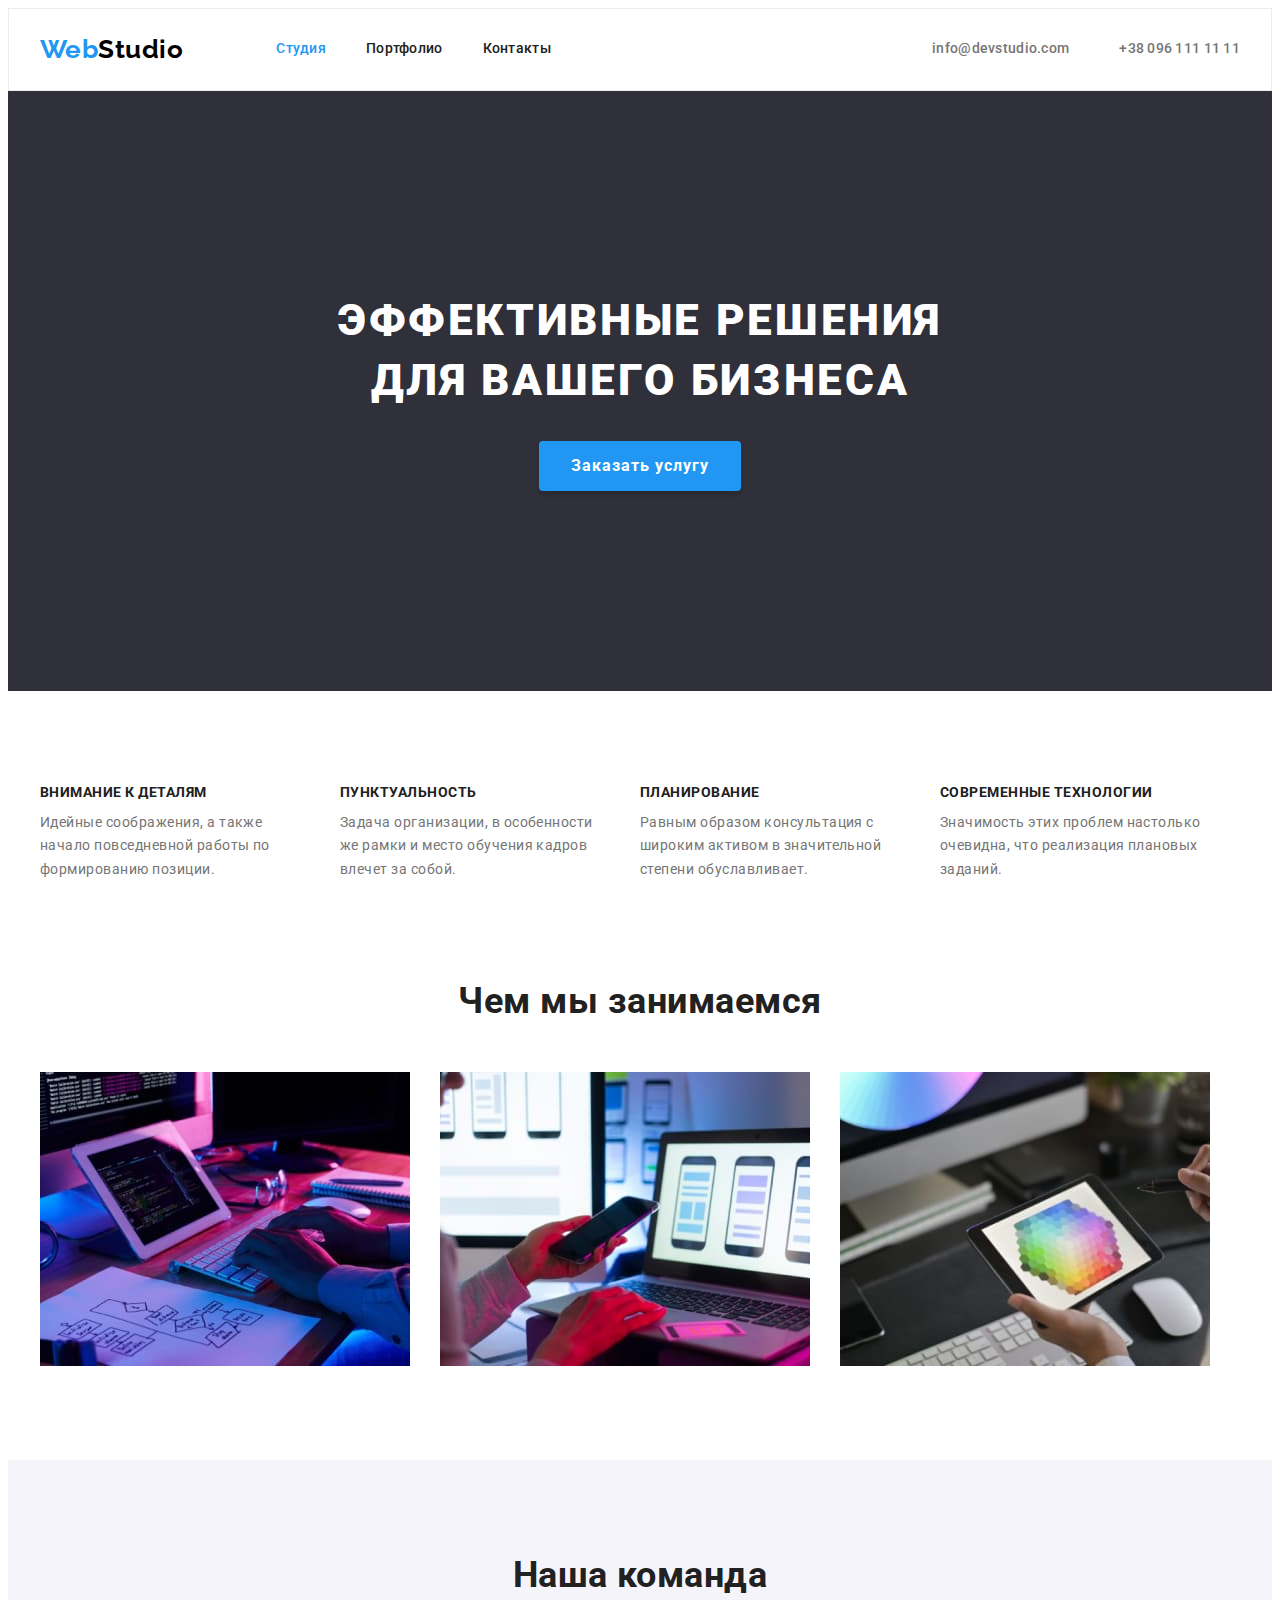
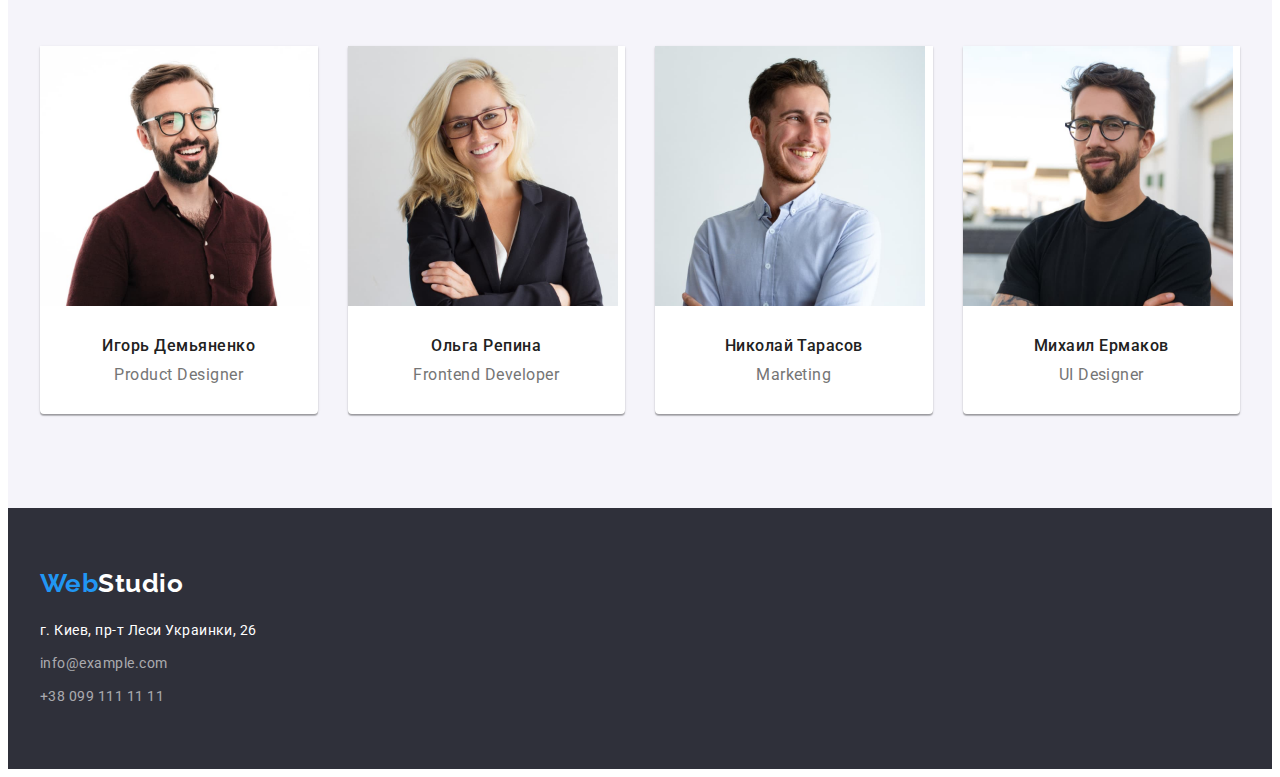
<file: index.html>
<!DOCTYPE html>
<html lang="ru">
<head>
    <meta charset="UTF-8">
    <meta http-equiv="X-UA-Compatible" content="IE=edge">
    <meta name="viewport" content="width=device-width, initial-scale=1.0">
    <title>Студия</title>
    <link rel="preconnect" href="https://fonts.googleapis.com">
    <link rel="preconnect" href="https://fonts.gstatic.com" crossorigin>
    <link href="https://fonts.googleapis.com/css2?family=Raleway:wght@700&family=Roboto:wght@400;500;700&display=swap"
        rel="stylesheet">
    <link rel="stylesheet" href="https://cdnjs.cloudflare.com/ajax/libs/modern-normalize/1.1.0/modern-normalize.min.css"
        integrity="sha512-wpPYUAdjBVSE4KJnH1VR1HeZfpl1ub8YT/NKx4PuQ5NmX2tKuGu6U/JRp5y+Y8XG2tV+wKQpNHVUX03MfMFn9Q=="
        crossorigin="anonymous" referrerpolicy="no-referrer" />
    <link rel="stylesheet" href="./css/styles.css">
</head>
<body>

    <!-- header -->

    <header class="header">
        <div class="container header-container">
            <nav class="header-navigation">
                <a class="logo link" href="./index.html" lang="en">
                    Web<span class="logo-heder-color">Studio</span></a>
                <ul class="header-list list">
                    <li class="header-item">
                        <a href="./index.html" class="header-link link current">Студия</a></li>
                    <li class="header-item">
                        <a href="./portfolio.html" class="header-link link">Портфолио</a></li>  
                    <li class="header-item">
                        <a href="" class="header-link link">Контакты</a></li>
                </ul>
            </nav>
            <ul class="contacts-list list">
                <li class="contacts-item">
                    <a href="mailto:info@devstudio.com" class="header-contacts link">info@devstudio.com</a></li>
                <li class="contacts-item">
                    <a href="tel:+380961111111" class="header-contacts link">+38 096 111 11 11</a></li>
            </ul>
        </div>
    </header>
    <main>
        <!-- hero -->
        <section class="hero-section section">
            <div class="container">
                <h1 class="hero-title">Эффективные решения для вашего бизнеса</h1>
                <button class="hero-btn" type="button">Заказать услугу</button>
            </div>
        </section>

        <!-- specifications -->

        <section class="specifications-section section">
            <div class="container">
                <h2 class="visually-hidden">характеристики</h2>
                <ul class="specifications-list list">
                    <li class="specifications-item">
                        <h3 class="specifications-title">Внимание к деталям</h3>
                        <p class="specifications-text">Идейные соображения, а также начало повседневной работы по формированию позиции.
                        </p>
                    </li>

                    <li class="specifications-item">
                        <h3 class="specifications-title">Пунктуальность</h3>
                        <p class="specifications-text">Задача организации, в особенности же рамки и место обучения кадров влечет за
                            собой.</p>
                    </li>

                    <li class="specifications-item">
                        <h3 class="specifications-title">Планирование</h3>
                        <p class="specifications-text">Равным образом консультация с широким активом в значительной степени
                            обуславливает.</p>
                    </li>

                    <li class="specifications-item">
                        <h3 class="specifications-title">Современные технологии</h3>
                        <p class="specifications-text">Значимость этих проблем настолько очевидна, что реализация плановых заданий.</p>
                    </li>
                </ul>
            </div>
        </section>

        <!-- Section what we do -->

        <section class="wedo-section section no-padding">
            <div class="container">
                <h2 class="wedo-title">Чем мы занимаемся</h2>
                <ul class="wedo-list list">
                    <li class="wedo-item">
                        <img src="./images/index/box1.jpg" 
                        alt="человек набирает текст" 
                        width="370">
                    </li>

                    <li class="wedo-item">
                        <img src="./images/index/box2.jpg" 
                        alt="человек держит в руке телефон" 
                        width="370">
                    </li>

                    <li class="wedo-item">
                        <img src="./images/index/box3.jpg" 
                        alt="человек на планшете выбирает с палитры цвет" 
                        width="370">
                    </li>
                </ul>
            </div>
        </section>

        <!-- Section our team -->

        <section class="team-section section">
            <div class="container">
                <h2 class="team-title">Наша команда</h2>
                <ul class="team-list list">
                    <li class="team-item">
                        <img src="./images/index/team-card1.jpg" 
                        alt="фотопортрет дизайнера продуктов Игоря Демьяненко" 
                        width="270">
                        <div class="team-card">
                            <h3 class="team-member">Игорь Демьяненко</h3>
                            <p class="team-proffesion" lang="en">Product Designer</p>
                        </div>
                    </li>

                    <li class="team-item">
                        <img src="./images/index/team-card2.jpg" 
                        alt="фотопортрет фронтенд-разработчика Ольги Репиной" 
                        width="270">
                        <div class="team-card">
                            <h3 class="team-member">Ольга Репина</h3>
                            <p class="team-proffesion" lang="en">Frontend Developer</p>
                        </div>
                    </li>

                    <li class="team-item">
                        <img src="./images/index/team-card3.jpg" 
                        alt="фотопортрет специалиста по маркетингу Николая Тарасова" 
                        width="270">
                        <div class="team-card">
                            <h3 class="team-member">Николай Тарасов</h3>
                            <p class="team-proffesion" lang="en">Marketing</p>
                        </div>
                    </li>

                    <li class="team-item">
                        <img src="./images/index/team-card4.jpg" 
                        alt="фотопортрет дизайнера интерфейса Михаила Ермакова" 
                        width="270">
                        <div class="team-card">
                            <h3 class="team-member">Михаил Ермаков</h3>
                            <p class="team-proffesion" lang="en">UI Designer</p>
                        </div>
                    </li>

                </ul>
            </div>
        </section>
    </main>

    <!-- FOOTER -->

    <footer class="footer-section">
        <div class="container">
            <a class="logo link" href="./index.html" lang="en">
                Web<span class="logo-footer-color">Studio</span></a>
            <address>

                <p class="footer-addres">г. Киев, пр-т Леси Украинки, 26</p>
                
                <ul class="list">
                    <li class="footer-contacts-item">
                        <a class="footer-contacts link" href="mailto:info@example.com">info@example.com</a>
                    </li>
                    <li class="footer-contacts-item">
                        <a class="footer-contacts link" href="tel:+380991111111">+38 099 111 11 11</a>
                    </li>
                </ul>
            </address>
        </div>
    </footer>
</body>
</html>
</file>
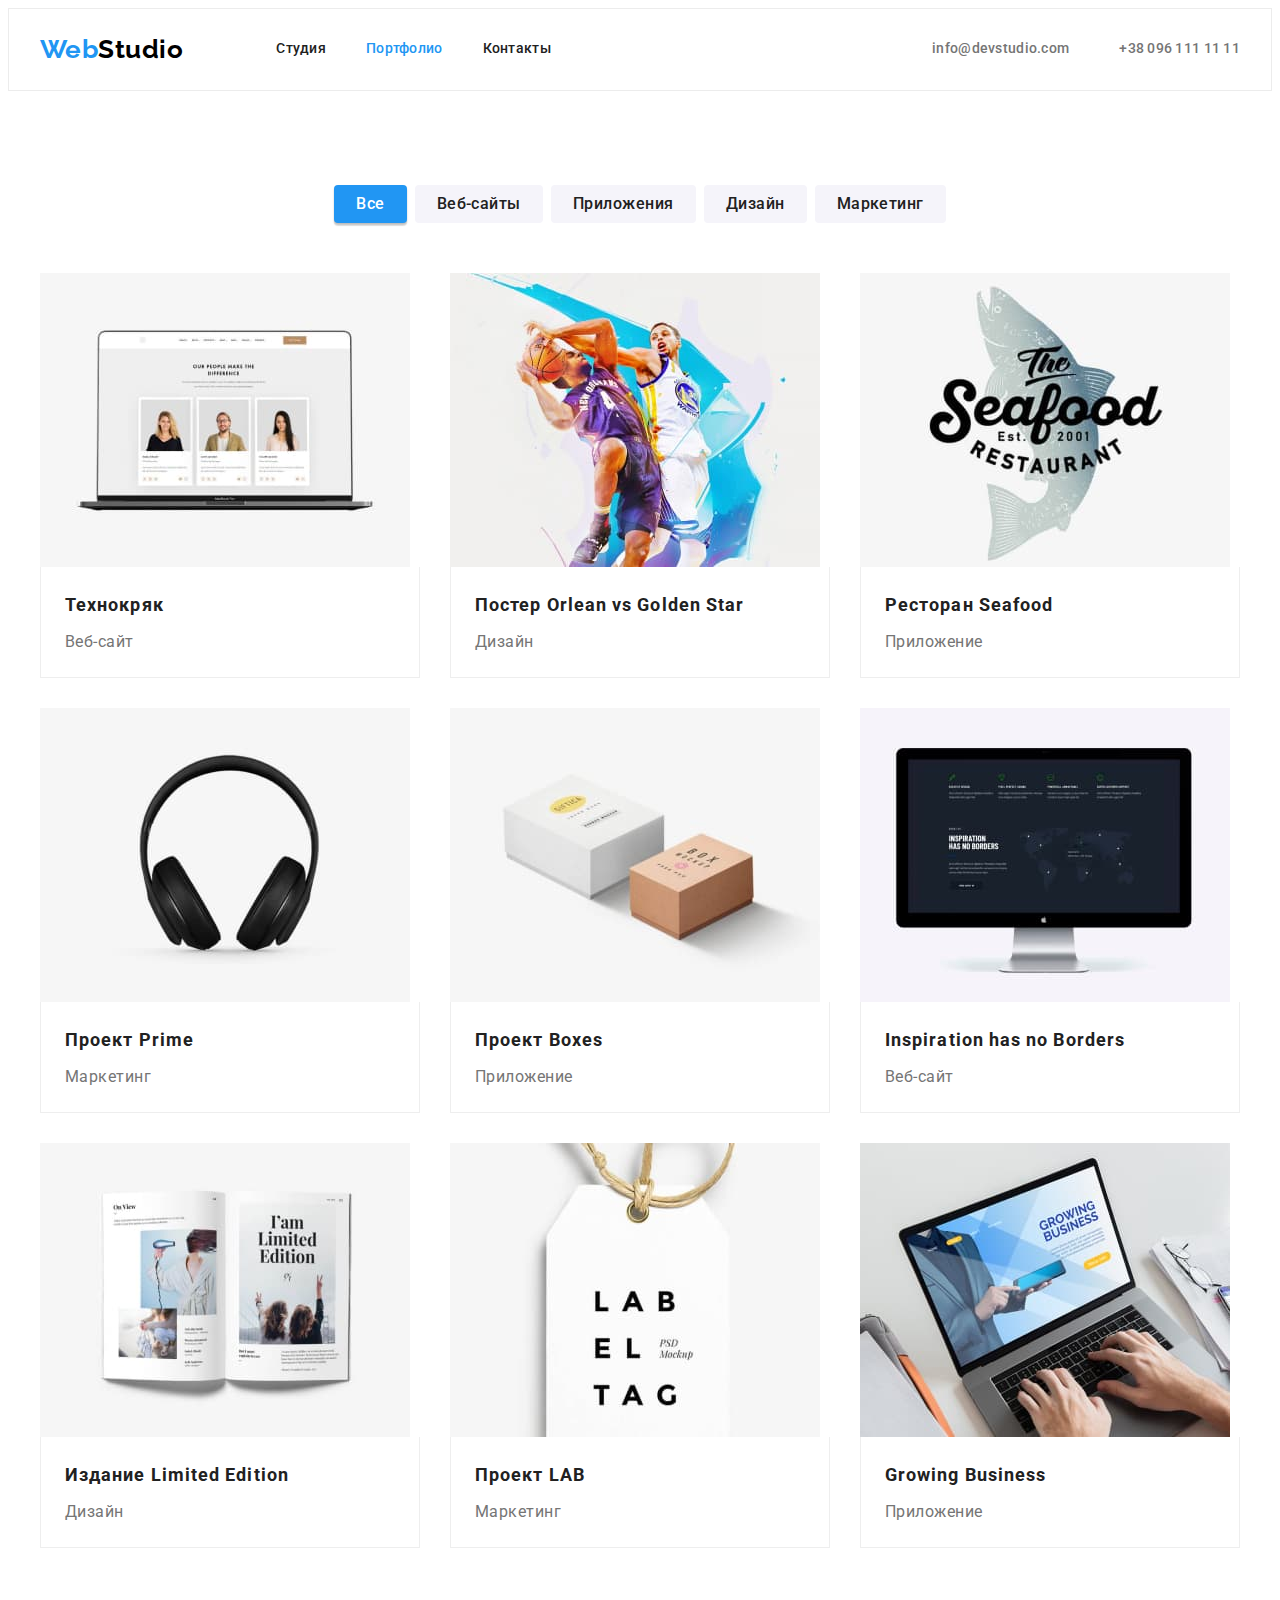
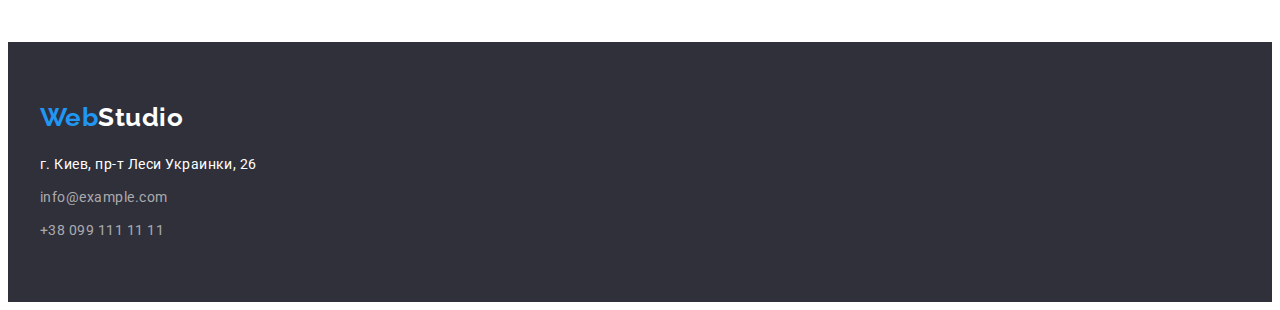
<file: portfolio.html>
<!DOCTYPE html>
<html lang="ru">

<head>
    <meta charset="UTF-8">
    <meta http-equiv="X-UA-Compatible" content="IE=edge">
    <meta name="viewport" content="width=device-width, initial-scale=1.0">
    <title>Портфоліо</title>
    <link rel="preconnect" href="https://fonts.googleapis.com">
    <link rel="preconnect" href="https://fonts.gstatic.com" crossorigin>
    <link href="https://fonts.googleapis.com/css2?family=Raleway:wght@700&family=Roboto:wght@400;500;700&display=swap"
        rel="stylesheet">
    <link rel="stylesheet" href="https://cdnjs.cloudflare.com/ajax/libs/modern-normalize/1.1.0/modern-normalize.min.css"
        integrity="sha512-wpPYUAdjBVSE4KJnH1VR1HeZfpl1ub8YT/NKx4PuQ5NmX2tKuGu6U/JRp5y+Y8XG2tV+wKQpNHVUX03MfMFn9Q=="
        crossorigin="anonymous" referrerpolicy="no-referrer" />
    <link rel="stylesheet" href="./css/styles.css">
</head>

<body>

    <!-- header -->

    <header class="header">
        <div class="container header-container">
            <nav class="header-navigation">
                <a class="logo link" href="./index.html" lang="en">
                    Web<span class="logo-heder-color">Studio</span></a>
                <ul class="header-list list">
                    <li class="header-item">
                        <a href="./index.html" class="header-link link">Студия</a>
                    </li>
                    <li class="header-item">
                        <a href="./portfolio.html" class="header-link link current">Портфолио</a>
                    </li>
                    <li class="header-item">
                        <a href="" class="header-link link">Контакты</a>
                    </li>
                </ul>
            </nav>
            <ul class="contacts-list list">
                <li class="contacts-item">
                    <a href="mailto:info@devstudio.com" class="header-contacts link">info@devstudio.com</a>
                </li>
                <li class="contacts-item">
                    <a href="tel:+380961111111" class="header-contacts link">+38 096 111 11 11</a>
                </li>
            </ul>
        </div>
    </header>
    <!-- Main -->
    <main>
        <section class="section">
            <div class="container">
                <h1 class="visually-hidden">Портфолио</h1>
                <ul class="portfolio-list-btn list">
                    <li class="portfolio-item-btn"> <button class="portfolio-btn active" type="button">Все</button></li>

                    <li class="portfolio-item-btn"> <button class="portfolio-btn" type="button">Веб-сайты</button></li>

                    <li class="portfolio-item-btn"> <button class="portfolio-btn" type="button">Приложения</button></li>

                    <li class="portfolio-item-btn"> <button class="portfolio-btn" type="button">Дизайн</button></li>

                    <li class="portfolio-item-btn"> <button class="portfolio-btn" type="button">Маркетинг</button></li>
                </ul>

                <ul class="portfolio-list-works list">
                    <li class="portfolio-item-works">
                        <a class="link" href="">
                            <img src="./images/portfolio/technocrack.jpg" 
                            alt="на экране ноутбука открыт сайт" 
                            width="370">
                            <div class="card-text">
                                <h2 class="portfolio-list-title">Технокряк</h2>
                                <p class="portfolio-list-text">Веб-сайт</p>
                            </div>
                        </a>
                    </li>

                    <li class="portfolio-item-works">
                        <a class="link" href="">
                            <img src="./images/portfolio/neworleanvsgoldenstar.jpg" 
                            alt="игра в баскетбол" 
                            width="370">
                            <div class="card-text">
                                <h2 class="portfolio-list-title">Постер <span lang="en">Orlean vs Golden Star</span></h2>
                                <p class="portfolio-list-text">Дизайн</p>
                            </div>
                        </a>
                    </li>

                    <li class="portfolio-item-works">
                        <a class="link" href="">
                            <img src="./images/portfolio/seafood.jpg" 
                            alt="логотип ресторана в виде рыбы" 
                            width="370">
                            <div class="card-text">
                                <h2 class="portfolio-list-title">Ресторан <span lang="en">Seafood</span></h2>
                                <p class="portfolio-list-text">Приложение</p>
                            </div>
                        </a>
                    </li>

                    <li class="portfolio-item-works">
                        <a class="link" href="">
                            <img src="./images/portfolio/prime.jpg" 
                            alt="наушники" 
                            width="370">
                            <div class="card-text">
                                <h2 class="portfolio-list-title">Проект <span lang="en">Prime</span></h2>
                                <p class="portfolio-list-text">Маркетинг</p>
                            </div>
                        </a>
                    </li>

                    <li class="portfolio-item-works">
                        <a class="link" href="">
                            <img src="./images/portfolio/boxes.jpg" 
                            alt="две коробки" 
                            width="370">
                            <div class="card-text">
                                <h2 class="portfolio-list-title">Проект <span lang="en">Boxes</span></h2>
                                <p class="portfolio-list-text">Приложение</p>
                            </div>
                        </a>
                    </li>

                    <li class="portfolio-item-works">
                        <a class="link" href="">
                            <img src="./images/portfolio/inspiration.jpg" 
                            alt="монитор" 
                            width="370">
                            <div class="card-text">
                                <h2 class="portfolio-list-title" lang="en">Inspiration has no Borders</h2>
                                <p class="portfolio-list-text">Веб-сайт</p>
                            </div>
                        </a>
                    </li>

                    <li class="portfolio-item-works">
                        <a class="link" href="">
                            <img src="./images/portfolio/limetededition.jpg" 
                            alt="открытая книга" 
                            width="370">
                            <div class="card-text">
                                <h2 class="portfolio-list-title">Издание <span lang="en">Limited Edition</span></h2>
                                <p class="portfolio-list-text">Дизайн</p>
                            </div>
                        </a>
                    </li>

                    <li class="portfolio-item-works">
                        <a class="link" href="">
                            <img src="./images/portfolio/lab.jpg" 
                            alt="бирка" 
                            width="370">
                            <div class="card-text">
                                <h2 class="portfolio-list-title">Проект <span lang="en">LAB</span></h2>
                                <p class="portfolio-list-text">Маркетинг</p>
                            </div>
                        </a>
                    </li>

                    <li class="portfolio-item-works">
                        <a class="link" href="">
                            <img src="./images/portfolio/growing.jpg" 
                            alt="человек работает за ноутбуком" 
                            width="370">
                            <div class="card-text">
                                <h2 class="portfolio-list-title" lang="en">Growing Business</h2>
                                <p class="portfolio-list-text">Приложение</p>
                            </div>
                        </a>
                    </li>
                </ul>
            </div>

        </section>
    </main>

    <!-- Footer -->

    <footer class="footer-section">
        <div class="container">
            <a class="logo link" href="./index.html" lang="en">
                Web<span class="logo-footer-color">Studio</span></a>
            <address>
    
                <p class="footer-addres">г. Киев, пр-т Леси Украинки, 26</p>
    
                <ul class="list">
                    <li class="footer-contacts-item">
                        <a class="footer-contacts link" href="mailto:info@example.com">info@example.com</a>
                    </li>
                    <li class="footer-contacts-item">
                        <a class="footer-contacts link" href="tel:+380991111111">+38 099 111 11 11</a>
                    </li>
                </ul>
            </address>
        </div>
    </footer>
    </body>
    
    </html>
</file>
<file: css/styles.css>
:root {
  --primary-white-color: #ffffff;
  --secondary-title-color: #212121;
  --primary-text-color: #757575;
  --second-color-logo: #000000;
  --footer-contacts-color: rgba(255, 255, 255, 0.6);
  --accent-color: #2196f3;
  --primary-background-color: #2f303a;
  --secondary-background-color: #f5f4fa;

  --card-shadow: 0px 1px 3px rgba(0, 0, 0, 0.12),
    0px 1px 1px rgba(0, 0, 0, 0.14), 0px 2px 1px rgba(0, 0, 0, 0.2);
}

p,
h1,
h2,
h3,
h4,
h5,
h6 {
  margin: 0;
}

ul {
  margin: 0;
  padding: 0;
}

body {
  font-family: 'roboto', sans-serif;
  color: var(--primary-text-color);
  background-color: var(--primary-white-color);
  letter-spacing: 0.03em;
}

img {
  display: block;
  max-width: 100%;
  height: auto;
}

.section {
  padding-top: 94px;
  padding-bottom: 94px;
}

.container {
  width: 1200px;
  padding-left: 15px;
  padding-right: 15px;
  margin: 0 auto;
}

.list {
  list-style: none;
}

.link {
  text-decoration: none;
}

.no-padding {
  padding-top: 0;
}

/*------------ hide title ------------*/
.visually-hidden {
  position: absolute;
  white-space: nowrap;
  width: 1px;
  height: 1px;
  overflow: hidden;
  border: 0;
  padding: 0;
  clip: rect(0 0 0 0);
  clip-path: inset(50%);
  margin: -1px;
}

/*------------ HEADER ------------*/

.header {
  border: 1px solid #ececec;
}

.header-container,
.header-navigation {
  display: flex;
  align-items: center;
}

nav > .logo {
  margin-right: 93px;
  padding-top: 25px;
  padding-bottom: 25px;
}

.logo {
  display: block;
  font-family: Raleway, sans-serif;
  font-weight: 700;
  font-size: 26px;
  line-height: 1.19em;
  color: var(--accent-color);
}

.logo-heder-color {
  color: var(--second-color-logo);
}

.header-navigation {
  display: flex;
}

.header-list {
  display: flex;
  font-weight: 500;
  font-size: 14px;
  line-height: 1.14;
  letter-spacing: 0.02em;
  color: var(--secondary-title-color);
}

.header-link {
  display: block;
  font-weight: 500;
  font-size: 14px;
  line-height: 1.14;
  letter-spacing: 0.02em;
  color: var(--secondary-title-color);
}

.header-item {
  margin-right: 40px;
}

.header-item:last-child {
  margin-right: 0px;
}

.header-item > a {
  padding-top: 32px;
  padding-bottom: 32px;
}

.contacts-list {
  display: flex;
  margin-left: auto;
}

.contacts-item {
  margin-right: 50px;
}

.contacts-item:last-child {
  margin-right: 0px;
}

.contacts-item > a {
  padding-top: 32px;
  padding-bottom: 32px;
}

.header-contacts {
  display: block;
  font-weight: 500;
  font-size: 14px;
  line-height: 1.14;
  letter-spacing: 0.02em;
  color: var(--primary-text-color);
}

.header-contacts:hover,
.header-contacts:focus,
.footer-contacts:hover,
.footer-contacts:focus,
.header-link:hover,
.header-link:focus,
.current {
  color: var(--accent-color);
}

/*------------ HERO ------------*/

.hero-section {
  padding-top: 200px;
  padding-bottom: 200px;
  background-color: var(--primary-background-color);
  text-align: center;
}

.hero-title {
  font-weight: 900;
  font-size: 44px;
  line-height: 1.36;
  letter-spacing: 0.06em;
  text-transform: uppercase;
  color: var(--primary-white-color);
  width: 696px;
  margin-right: auto;
  margin-left: auto;
  margin-bottom: 30px;
}

.hero-btn {
  cursor: pointer;
  padding: 10px 32px;
  font-family: inherit;
  font-weight: 700;
  font-size: 16px;
  line-height: 1.87;
  letter-spacing: 0.06em;
  color: var(--primary-white-color);
  background-color: var(--accent-color);
  border: 0;
  border-radius: 4px;
  min-width: 200px;
  height: 50px;
  box-shadow: 0px 4px 4px rgba(0, 0, 0, 0.15);
}

.hero-btn:hover,
.hero-btn:focus {
  background-color: #188ce8;
}

/*------------ specifications ------------*/

.specifications-list {
  display: flex;
}

.specifications-item {
  margin-right: 30px;
  width: 270px;
  height: 101px;
}

.specifications-item:last-child {
  margin-right: 0px;
}

.specifications-title {
  margin-bottom: 10px;
  font-weight: 700;
  font-size: 14px;
  line-height: 1.14;
  text-transform: uppercase;
  color: var(--secondary-title-color);
}

.specifications-text {
  font-size: 14px;
  line-height: 1.71;
}

/*------------ Section what we do ------------*/

.wedo-title {
  margin-bottom: 50px;
  font-weight: 700;
  font-size: 36px;
  line-height: 1.17;
  text-align: center;
  color: var(--secondary-title-color);
}

.wedo-list {
  display: flex;
  align-items: center;
}

.wedo-item {
  margin-right: 30px;
}

.wedo-item:last-child {
  margin-right: 0px;
}

/*------------ Section our team ------------*/

.team-section {
  background-color: var(--secondary-background-color);
}

.team-list {
  margin-top: -30px;
  margin-left: -30px;
  display: flex;
  flex-wrap: wrap;
}

.team-item {
  margin-left: 30px;
  margin-top: 30px;
  min-width: 270px;

  flex-basis: calc(100% / 4 - 30px);

  box-shadow: 0px 1px 3px rgba(0, 0, 0, 0.12), 0px 1px 1px rgba(0, 0, 0, 0.14),
    0px 2px 1px rgba(0, 0, 0, 0.2);

  border-radius: 0px 0px 4px 4px;
  background: #ffffff;
}

.team-title {
  margin-bottom: 50px;
  font-weight: 700;
  font-size: 36px;
  line-height: 1.17;
  text-align: center;
  color: var(--secondary-title-color);
}

.team-card {
  padding: 30px;
}

.team-member {
  margin-bottom: 10px;
  font-weight: 500;
  font-size: 16px;
  line-height: 1.19;
  text-align: center;
  color: var(--secondary-title-color);
}

.team-proffesion {
  font-size: 16px;
  line-height: 1.19;
  text-align: center;
  color: var(--primary-text-color);
}

/*------------ Footer ------------*/
.footer-section {
  background-color: var(--primary-background-color);
}

.footer-section {
  padding-top: 60px;
  padding-bottom: 60px;
}

.container > .logo.link {
  margin-bottom: 20px;
}

.logo-footer-color {
  color: var(--primary-white-color);
}

.footer-addres {
  margin-bottom: 9px;
  font-style: normal;
  font-weight: 400;
  font-size: 14px;
  line-height: 1.71;
  color: var(--primary-white-color);
}

.footer-contacts {
  display: inline-block;
  font-style: normal;
  font-weight: 400;
  font-size: 14px;
  line-height: 1.71;
  color: var(--footer-contacts-color);
}

.footer-contacts-item:not(:last-child) {
  margin-bottom: 9px;
}

/*------------ PORTFOLIO BUTTON ------------*/

.portfolio-list-btn {
  display: flex;
  align-items: center;
  justify-content: center;
  margin-bottom: 50px;
}

.portfolio-item-btn {
  margin-right: 8px;
}

.portfolio-item-btn:last-child {
  margin-right: 0px;
}

.portfolio-btn {
  padding: 6px 22px 6px 22px;
  cursor: pointer;
  font-family: inherit;
  font-weight: 500;
  font-size: 16px;
  line-height: 1.63;
  text-align: center;
  letter-spacing: 0.03em;
  color: var(--secondary-title-color);
  background-color: var(--secondary-background-color);
  border: 0;
  border-radius: 4px;
}

.active,
.portfolio-btn:hover,
.portfolio-btn:focus {
  color: var(--primary-white-color);
  background-color: var(--accent-color);
  box-shadow: 0px 3px 1px rgba(0, 0, 0, 0.1), 0px 1px 2px rgba(0, 0, 0, 0.08),
    0px 2px 2px rgba(0, 0, 0, 0.12);
}

/*------------ PORTFOLIO PAGE ------------*/

.portfolio-list-works {
  margin-top: -30px;
  margin-left: -30px;
  display: flex;
  flex-wrap: wrap;
}

.portfolio-item-works {
  margin-left: 30px;
  margin-top: 30px;
  min-width: 370px;
  flex-basis: calc(100% / 3 - 30px);
}

.card-text {
  padding: 20px 24px 20px 24px;
  border: 1px solid #eeeeee;
  border-top: 0px;
}

.portfolio-list-title {
  margin-bottom: 4px;
  font-weight: 700;
  font-size: 18px;
  line-height: 2;
  letter-spacing: 0.06em;
  color: var(--secondary-title-color);
}

.portfolio-list-text {
  font-size: 16px;
  line-height: 1.87;
  color: var(--primary-text-color);
}
</file>
